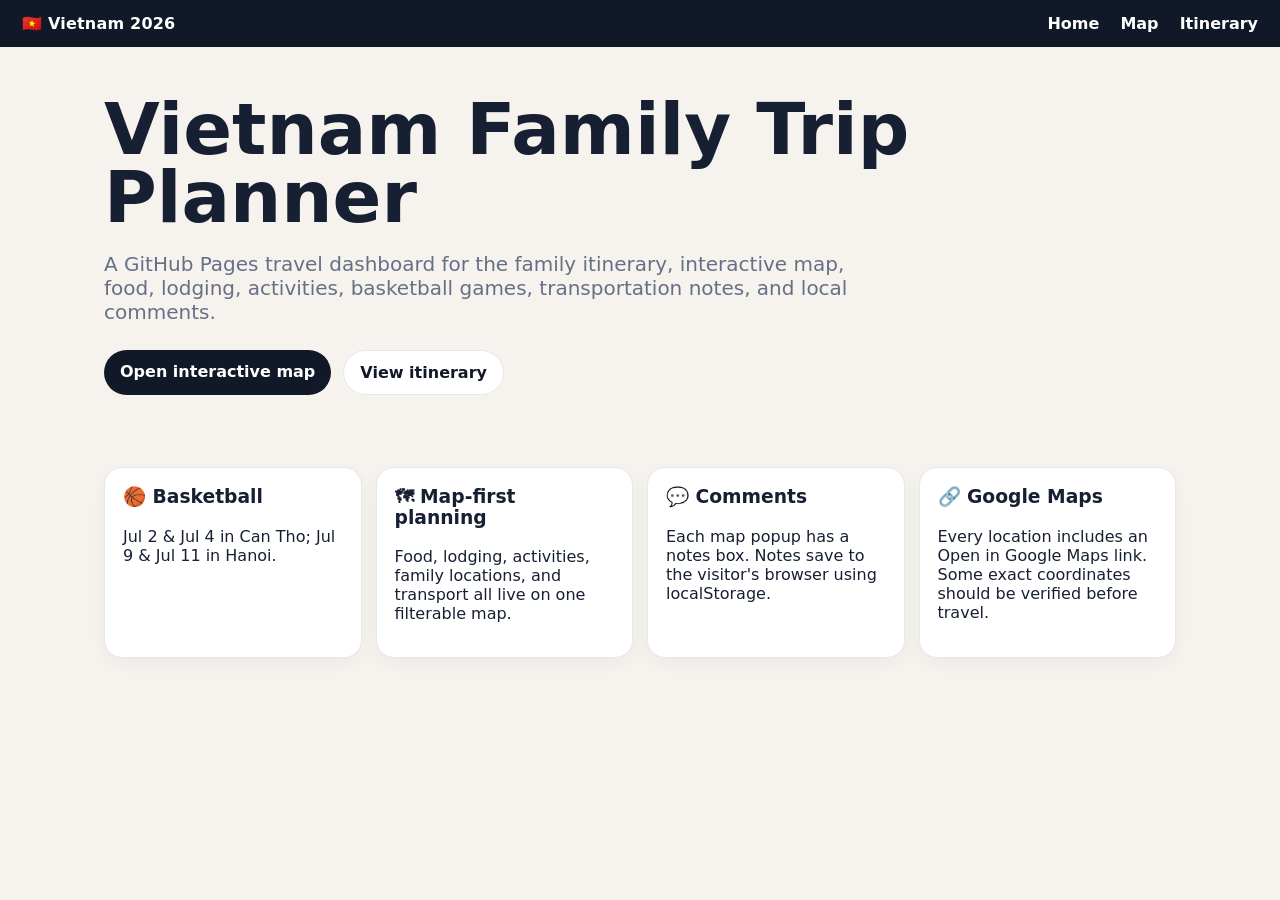
<file: index.html>
<!doctype html>
<html>
<head>
  <meta charset="utf-8" />
  <meta name="viewport" content="width=device-width, initial-scale=1" />
  <title>Vietnam 2026 Trip</title>
  <link rel="stylesheet" href="css/styles.css" />
</head>
<body>

<nav class="nav">
  <div class="brand">🇻🇳 Vietnam 2026</div>
  <div>
    <a href="index.html">Home</a>
    <a href="map.html">Map</a>
    <a href="itinerary.html">Itinerary</a>
  </div>
</nav>

<section class="hero">
  <h1>Vietnam Family Trip Planner</h1>
  <p>A GitHub Pages travel dashboard for the family itinerary, interactive map, food, lodging, activities, basketball games, transportation notes, and local comments.</p>
  <div class="ctas">
    <a class="btn" href="map.html">Open interactive map</a>
    <a class="btn secondary" href="itinerary.html">View itinerary</a>
  </div>
</section>
<section class="container">
  <div class="cards">
    <div class="card"><h3>🏀 Basketball</h3><p>Jul 2 & Jul 4 in Can Tho; Jul 9 & Jul 11 in Hanoi.</p></div>
    <div class="card"><h3>🗺 Map-first planning</h3><p>Food, lodging, activities, family locations, and transport all live on one filterable map.</p></div>
    <div class="card"><h3>💬 Comments</h3><p>Each map popup has a notes box. Notes save to the visitor's browser using localStorage.</p></div>
    <div class="card"><h3>🔗 Google Maps</h3><p>Every location includes an Open in Google Maps link. Some exact coordinates should be verified before travel.</p></div>
  </div>
</section>
</body>
</html>
</file>
<file: css/styles.css>
:root {
  --bg: #f6f3ee;
  --ink: #172033;
  --muted: #667085;
  --card: #ffffff;
  --line: #e5e7eb;
  --accent: #b45309;
  --green: #166534;
}
* { box-sizing: border-box; }
body {
  margin: 0;
  font-family: Inter, ui-sans-serif, system-ui, -apple-system, BlinkMacSystemFont, "Segoe UI", sans-serif;
  color: var(--ink);
  background: var(--bg);
}
a { color: #0f766e; }
.nav {
  display:flex;
  justify-content:space-between;
  align-items:center;
  padding: 14px 22px;
  background: #111827;
  color: white;
  position: sticky;
  top: 0;
  z-index: 1000;
}
.nav a { color: white; text-decoration:none; margin-left:16px; font-weight:650; }
.brand { font-weight: 800; letter-spacing: .2px; }
.hero {
  padding: 48px 24px;
  max-width: 1120px;
  margin: auto;
}
.hero h1 { font-size: clamp(36px, 7vw, 72px); margin: 0 0 12px; line-height: .95; }
.hero p { font-size: 20px; color: var(--muted); max-width: 760px; }
.ctas { display:flex; gap:12px; flex-wrap:wrap; margin-top:26px; }
.btn {
  display:inline-block;
  padding: 12px 16px;
  border-radius: 999px;
  background: #111827;
  color: white;
  text-decoration:none;
  font-weight:750;
}
.btn.secondary { background: white; color: #111827; border:1px solid var(--line); }
.container { max-width:1120px; margin:auto; padding: 24px; }
.cards { display:grid; grid-template-columns: repeat(auto-fit, minmax(220px, 1fr)); gap:14px; }
.card {
  background: var(--card);
  border:1px solid var(--line);
  border-radius: 18px;
  padding: 18px;
  box-shadow: 0 6px 20px rgba(15, 23, 42, 0.04);
}
.card h3 { margin-top:0; }
.muted { color: var(--muted); }
.map-layout { display:grid; grid-template-columns: 360px 1fr; height: calc(100vh - 57px); }
.sidebar {
  background:white;
  border-right:1px solid var(--line);
  overflow:auto;
  padding: 16px;
}
#map { height: 100%; min-height: 560px; }
.search {
  width:100%;
  padding: 12px 14px;
  border:1px solid var(--line);
  border-radius: 12px;
  margin: 8px 0 12px;
}
.filter-grid { display:grid; grid-template-columns: 1fr 1fr; gap:8px; font-size:14px; }
.filter-grid label {
  padding: 8px;
  border:1px solid var(--line);
  border-radius: 10px;
  background:#fafafa;
}
.location-list { margin-top:14px; }
.location-item {
  padding: 10px;
  border-bottom:1px solid var(--line);
  cursor:pointer;
}
.location-item:hover { background:#f9fafb; }
.badge {
  display:inline-block;
  border-radius:999px;
  padding:2px 8px;
  font-size:12px;
  background:#fef3c7;
  color:#92400e;
}
.popup-card { width: 260px; }
.popup-card img {
  width:100%;
  height:120px;
  object-fit:cover;
  border-radius: 10px;
  background:#eee;
}
.placeholder-photo {
  width:100%;
  height:120px;
  border-radius:10px;
  background: linear-gradient(135deg, #fde68a, #a7f3d0);
  display:flex;
  align-items:center;
  justify-content:center;
  font-size:36px;
}
.popup-card textarea {
  width:100%;
  min-height:72px;
  margin-top:8px;
  border:1px solid #ddd;
  border-radius:8px;
  padding:8px;
  font-family: inherit;
}
.popup-card button {
  margin-top:6px;
  border:0;
  background:#111827;
  color:white;
  padding:8px 10px;
  border-radius:8px;
  cursor:pointer;
}
.timeline { display:grid; gap:14px; }
.day-card {
  background:white;
  border:1px solid var(--line);
  border-radius:18px;
  overflow:hidden;
}
.day-head {
  padding:14px 18px;
  background:#111827;
  color:white;
  display:flex;
  justify-content:space-between;
  gap:16px;
}
.day-body {
  display:grid;
  grid-template-columns: repeat(4, 1fr);
  gap:0;
}
.day-cell {
  padding:14px;
  border-right:1px solid var(--line);
  white-space:pre-wrap;
  font-size:14px;
}
.day-cell:last-child { border-right:0; }
.day-cell h4 { margin: 0 0 8px; color:#92400e; }
@media (max-width: 900px) {
  .map-layout { grid-template-columns: 1fr; height:auto; }
  .sidebar { max-height:none; }
  #map { height: 72vh; }
  .day-body { grid-template-columns: 1fr; }
  .day-cell { border-right:0; border-bottom:1px solid var(--line); }
}

.gm-style-iw button { font-family: inherit; }
.place-meta { margin: 8px 0; color: #667085; font-size: 13px; }
.place-photo-note { font-size: 12px; color:#667085; margin-top:4px; }
.api-warning {
  padding: 12px;
  background: #fef2f2;
  border: 1px solid #fecaca;
  color: #991b1b;
  border-radius: 12px;
  margin: 10px 0;
  display: none;
}
</file>
